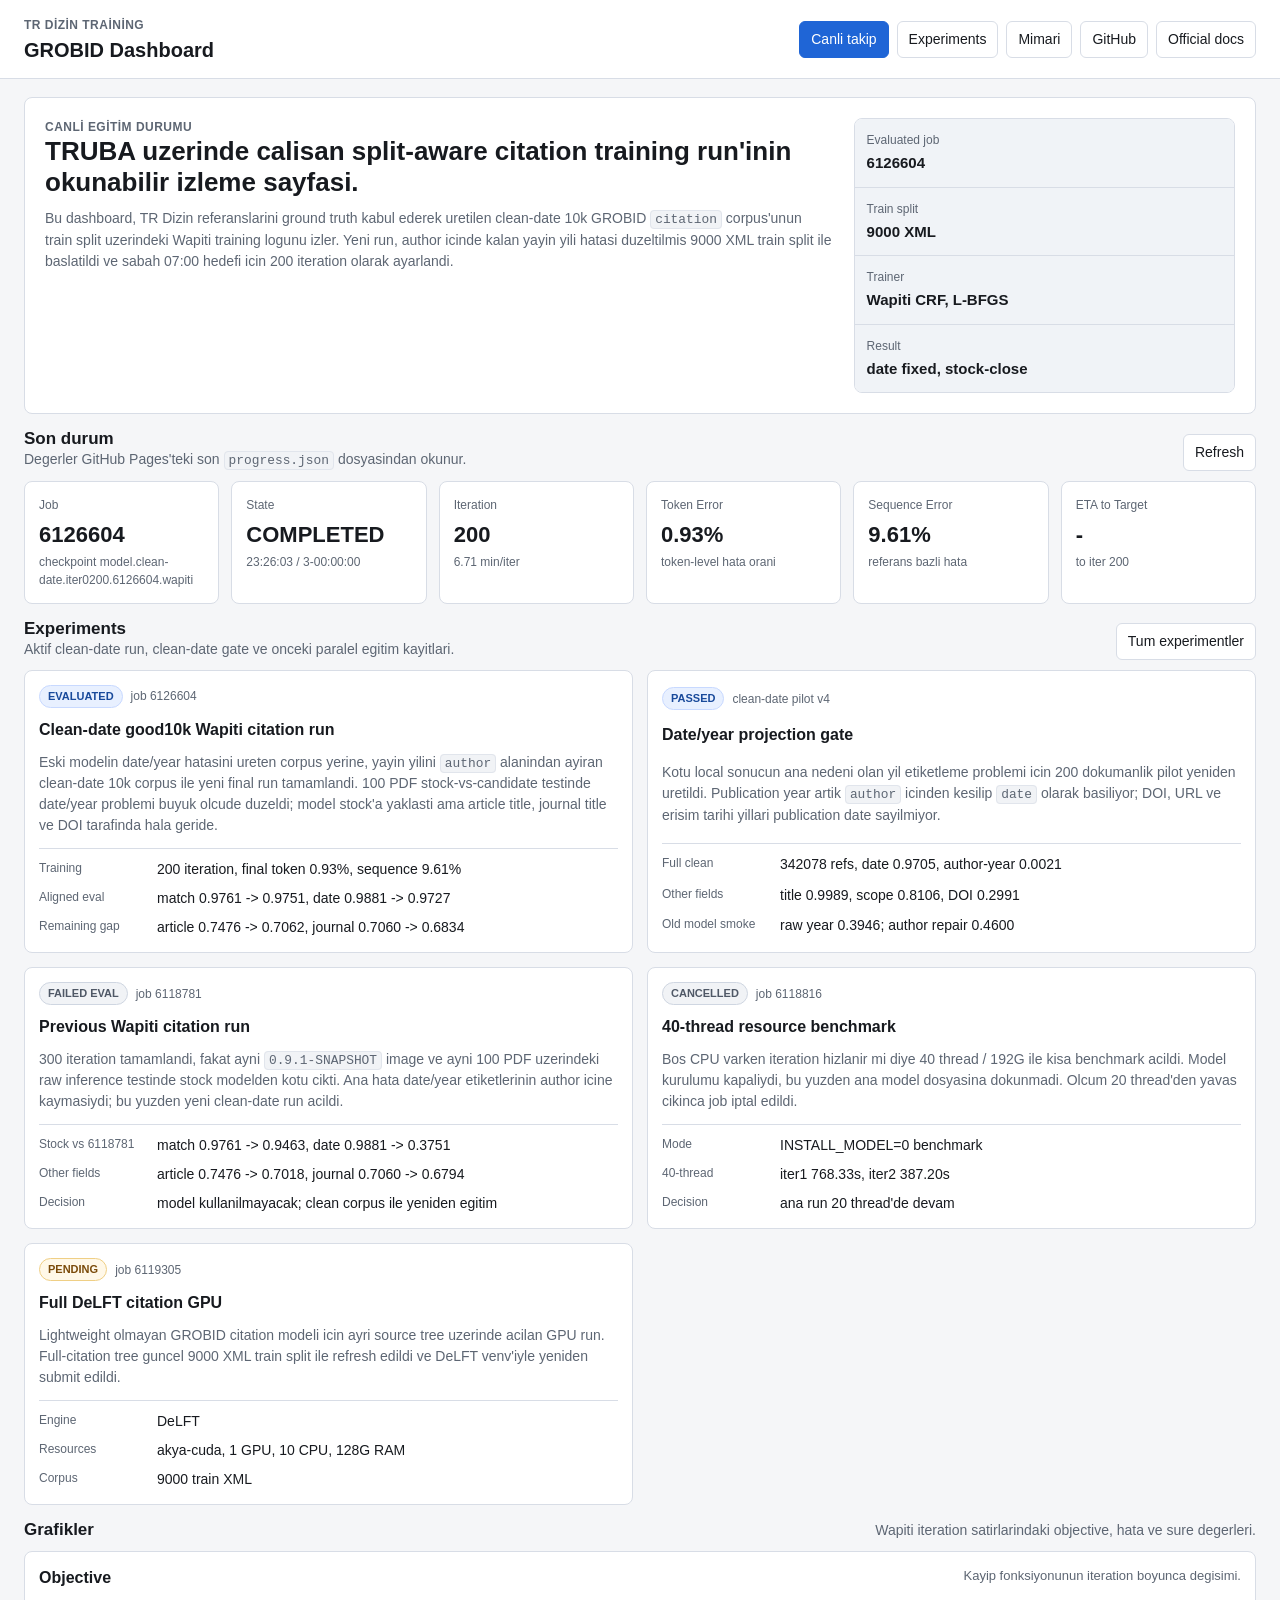
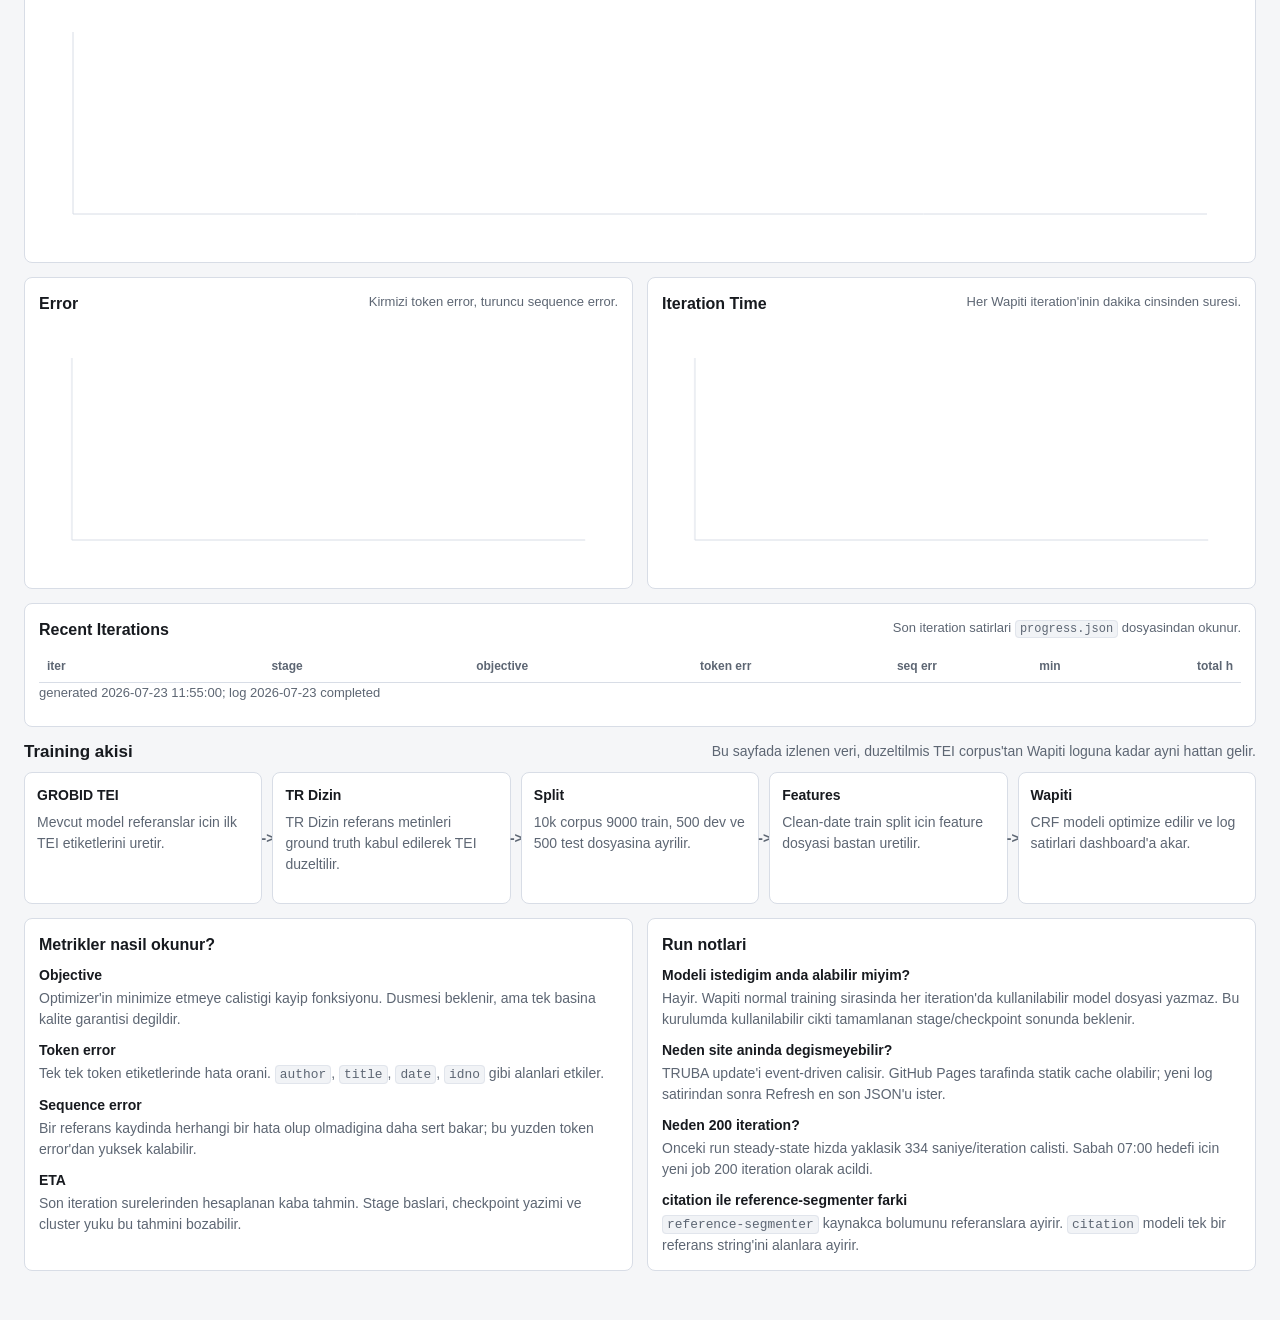
<file: index.html>
<!doctype html>
<html lang="tr">
<head>
  <meta charset="utf-8">
  <meta name="viewport" content="width=device-width, initial-scale=1">
  <title>GROBID Citation Training Dashboard</title>
  <link rel="stylesheet" href="styles.css">
</head>
<body>
  <header class="topbar">
    <div class="brand">
      <p class="eyebrow">TR Dizin training</p>
      <h1>GROBID Dashboard</h1>
    </div>
    <nav class="nav">
      <a class="active" href="index.html">Canli takip</a>
      <a href="experiments.html">Experiments</a>
      <a href="architecture.html">Mimari</a>
      <a href="https://github.com/isikgirayedu/grobid-dashboard" rel="noreferrer">GitHub</a>
      <a href="https://grobid.readthedocs.io/en/latest/Principles/" rel="noreferrer">Official docs</a>
    </nav>
  </header>

  <main class="page">
    <section class="hero">
      <div>
        <p class="eyebrow">Canli egitim durumu</p>
        <h2>TRUBA uzerinde calisan split-aware citation training run'inin okunabilir izleme sayfasi.</h2>
        <p>
          Bu dashboard, TR Dizin referanslarini ground truth kabul ederek uretilen clean-date
          10k GROBID <code>citation</code> corpus'unun train split uzerindeki Wapiti training
          logunu izler. Yeni run, author icinde kalan yayin yili hatasi duzeltilmis 9000 XML
          train split ile baslatildi ve sabah 07:00 hedefi icin 200 iteration olarak ayarlandi.
        </p>
      </div>
      <div class="hero-meta" aria-label="Run summary">
        <div><span>Evaluated job</span><strong>6126604</strong></div>
        <div><span>Train split</span><strong>9000 XML</strong></div>
        <div><span>Trainer</span><strong>Wapiti CRF, L-BFGS</strong></div>
        <div><span>Result</span><strong>date fixed, stock-close</strong></div>
      </div>
    </section>

    <section class="section">
      <div class="section-header">
        <div>
          <h2>Son durum</h2>
          <p>Degerler GitHub Pages'teki son <code>progress.json</code> dosyasindan okunur.</p>
        </div>
        <button id="refresh" class="section-button" type="button">Refresh</button>
      </div>
      <div class="metrics" aria-label="Training metrics">
        <div class="metric"><div class="label">Job</div><div id="job" class="value">-</div><div id="jobHint" class="hint"></div></div>
        <div class="metric"><div class="label">State</div><div id="state" class="value">-</div><div id="elapsed" class="hint"></div></div>
        <div class="metric"><div class="label">Iteration</div><div id="iter" class="value">-</div><div id="iterHint" class="hint"></div></div>
        <div class="metric"><div class="label">Token Error</div><div id="tokenErr" class="value">-</div><div class="hint">token-level hata orani</div></div>
        <div class="metric"><div class="label">Sequence Error</div><div id="seqErr" class="value">-</div><div class="hint">referans bazli hata</div></div>
        <div class="metric"><div class="label">ETA to Target</div><div id="eta" class="value">-</div><div id="etaHint" class="hint"></div></div>
      </div>
    </section>

    <section class="section">
      <div class="section-header">
        <div>
          <h2>Experiments</h2>
          <p>Aktif clean-date run, clean-date gate ve onceki paralel egitim kayitlari.</p>
        </div>
        <a class="section-button" href="experiments.html">Tum experimentler</a>
      </div>
      <div class="experiment-grid">
        <article class="surface experiment-card">
          <div class="experiment-topline">
            <span class="status-pill status-ready">EVALUATED</span>
            <span>job 6126604</span>
          </div>
          <h3>Clean-date good10k Wapiti citation run</h3>
          <p>
            Eski modelin date/year hatasini ureten corpus yerine, yayin yilini <code>author</code>
            alanindan ayiran clean-date 10k corpus ile yeni final run tamamlandi. 100 PDF
            stock-vs-candidate testinde date/year problemi buyuk olcude duzeldi; model stock'a
            yaklasti ama article title, journal title ve DOI tarafinda hala geride.
          </p>
          <dl class="mini-facts">
            <div><dt>Training</dt><dd>200 iteration, final token 0.93%, sequence 9.61%</dd></div>
            <div><dt>Aligned eval</dt><dd>match 0.9761 -> 0.9751, date 0.9881 -> 0.9727</dd></div>
            <div><dt>Remaining gap</dt><dd>article 0.7476 -> 0.7062, journal 0.7060 -> 0.6834</dd></div>
          </dl>
        </article>
        <article class="surface experiment-card">
          <div class="experiment-topline">
            <span class="status-pill status-ready">PASSED</span>
            <span>clean-date pilot v4</span>
          </div>
          <h3>Date/year projection gate</h3>
          <p>
            Kotu local sonucun ana nedeni olan yil etiketleme problemi icin 200 dokumanlik pilot
            yeniden uretildi. Publication year artik <code>author</code> icinden kesilip
            <code>date</code> olarak basiliyor; DOI, URL ve erisim tarihi yillari publication date
            sayilmiyor.
          </p>
          <dl class="mini-facts">
            <div><dt>Full clean</dt><dd>342078 refs, date 0.9705, author-year 0.0021</dd></div>
            <div><dt>Other fields</dt><dd>title 0.9989, scope 0.8106, DOI 0.2991</dd></div>
            <div><dt>Old model smoke</dt><dd>raw year 0.3946; author repair 0.4600</dd></div>
          </dl>
        </article>
        <article class="surface experiment-card">
          <div class="experiment-topline">
            <span class="status-pill status-cancelled">FAILED EVAL</span>
            <span>job 6118781</span>
          </div>
          <h3>Previous Wapiti citation run</h3>
          <p>
            300 iteration tamamlandi, fakat ayni <code>0.9.1-SNAPSHOT</code> image ve ayni 100 PDF
            uzerindeki raw inference testinde stock modelden kotu cikti. Ana hata date/year
            etiketlerinin author icine kaymasiydi; bu yuzden yeni clean-date run acildi.
          </p>
          <dl class="mini-facts">
            <div><dt>Stock vs 6118781</dt><dd>match 0.9761 -> 0.9463, date 0.9881 -> 0.3751</dd></div>
            <div><dt>Other fields</dt><dd>article 0.7476 -> 0.7018, journal 0.7060 -> 0.6794</dd></div>
            <div><dt>Decision</dt><dd>model kullanilmayacak; clean corpus ile yeniden egitim</dd></div>
          </dl>
        </article>
        <article class="surface experiment-card">
          <div class="experiment-topline">
            <span class="status-pill status-cancelled">CANCELLED</span>
            <span>job 6118816</span>
          </div>
          <h3>40-thread resource benchmark</h3>
          <p>
            Bos CPU varken iteration hizlanir mi diye 40 thread / 192G ile kisa benchmark acildi.
            Model kurulumu kapaliydi, bu yuzden ana model dosyasina dokunmadi. Olcum 20 thread'den
            yavas cikinca job iptal edildi.
          </p>
          <dl class="mini-facts">
            <div><dt>Mode</dt><dd>INSTALL_MODEL=0 benchmark</dd></div>
            <div><dt>40-thread</dt><dd>iter1 768.33s, iter2 387.20s</dd></div>
            <div><dt>Decision</dt><dd>ana run 20 thread'de devam</dd></div>
          </dl>
        </article>
        <article class="surface experiment-card">
          <div class="experiment-topline">
            <span class="status-pill status-pending">PENDING</span>
            <span>job 6119305</span>
          </div>
          <h3>Full DeLFT citation GPU</h3>
          <p>
            Lightweight olmayan GROBID citation modeli icin ayri source tree uzerinde acilan GPU run.
            Full-citation tree guncel 9000 XML train split ile refresh edildi ve DeLFT venv'iyle
            yeniden submit edildi.
          </p>
          <dl class="mini-facts">
            <div><dt>Engine</dt><dd>DeLFT</dd></div>
            <div><dt>Resources</dt><dd>akya-cuda, 1 GPU, 10 CPU, 128G RAM</dd></div>
            <div><dt>Corpus</dt><dd>9000 train XML</dd></div>
          </dl>
        </article>
      </div>
    </section>

    <section class="section">
      <div class="section-header">
        <h2>Grafikler</h2>
        <p>Wapiti iteration satirlarindaki objective, hata ve sure degerleri.</p>
      </div>
      <div class="chart-grid">
        <div class="surface">
          <div class="surface-heading">
            <h3>Objective</h3>
            <p>Kayip fonksiyonunun iteration boyunca degisimi.</p>
          </div>
          <canvas id="objective"></canvas>
        </div>
        <div class="chart-row">
          <div class="surface">
            <div class="surface-heading">
              <h3>Error</h3>
              <p>Kirmizi token error, turuncu sequence error.</p>
            </div>
            <canvas id="errors"></canvas>
          </div>
          <div class="surface">
            <div class="surface-heading">
              <h3>Iteration Time</h3>
              <p>Her Wapiti iteration'inin dakika cinsinden suresi.</p>
            </div>
            <canvas id="times"></canvas>
          </div>
        </div>
      </div>
    </section>

    <section class="section">
      <div class="surface">
        <div class="surface-heading">
          <h3>Recent Iterations</h3>
          <p>Son iteration satirlari <code>progress.json</code> dosyasindan okunur.</p>
        </div>
        <div class="table-wrap">
          <table>
            <thead><tr><th>iter</th><th>stage</th><th>objective</th><th>token err</th><th>seq err</th><th>min</th><th>total h</th></tr></thead>
            <tbody id="rows"></tbody>
          </table>
        </div>
        <p id="statusline" class="statusline"></p>
        <div id="error" class="error" style="display:none"></div>
      </div>
    </section>

    <section class="section">
      <div class="section-header">
        <h2>Training akisi</h2>
        <p>Bu sayfada izlenen veri, duzeltilmis TEI corpus'tan Wapiti loguna kadar ayni hattan gelir.</p>
      </div>
      <div class="pipeline">
        <div class="pipeline-step"><strong>GROBID TEI</strong><span>Mevcut model referanslar icin ilk TEI etiketlerini uretir.</span></div>
        <div class="pipeline-step"><strong>TR Dizin</strong><span>TR Dizin referans metinleri ground truth kabul edilerek TEI duzeltilir.</span></div>
        <div class="pipeline-step"><strong>Split</strong><span>10k corpus 9000 train, 500 dev ve 500 test dosyasina ayrilir.</span></div>
        <div class="pipeline-step"><strong>Features</strong><span>Clean-date train split icin feature dosyasi bastan uretilir.</span></div>
        <div class="pipeline-step"><strong>Wapiti</strong><span>CRF modeli optimize edilir ve log satirlari dashboard'a akar.</span></div>
      </div>
    </section>

    <section class="section">
      <div class="grid-2">
        <article class="surface">
          <div class="surface-heading">
            <h3>Metrikler nasil okunur?</h3>
          </div>
          <dl class="definitions">
            <dt>Objective</dt>
            <dd>Optimizer'in minimize etmeye calistigi kayip fonksiyonu. Dusmesi beklenir, ama tek basina kalite garantisi degildir.</dd>
            <dt>Token error</dt>
            <dd>Tek tek token etiketlerinde hata orani. <code>author</code>, <code>title</code>, <code>date</code>, <code>idno</code> gibi alanlari etkiler.</dd>
            <dt>Sequence error</dt>
            <dd>Bir referans kaydinda herhangi bir hata olup olmadigina daha sert bakar; bu yuzden token error'dan yuksek kalabilir.</dd>
            <dt>ETA</dt>
            <dd>Son iteration surelerinden hesaplanan kaba tahmin. Stage baslari, checkpoint yazimi ve cluster yuku bu tahmini bozabilir.</dd>
          </dl>
        </article>
        <article class="surface">
          <div class="surface-heading">
            <h3>Run notlari</h3>
          </div>
          <dl class="definitions">
            <dt>Modeli istedigim anda alabilir miyim?</dt>
            <dd>Hayir. Wapiti normal training sirasinda her iteration'da kullanilabilir model dosyasi yazmaz. Bu kurulumda kullanilabilir cikti tamamlanan stage/checkpoint sonunda beklenir.</dd>
            <dt>Neden site aninda degismeyebilir?</dt>
            <dd>TRUBA update'i event-driven calisir. GitHub Pages tarafinda statik cache olabilir; yeni log satirindan sonra Refresh en son JSON'u ister.</dd>
            <dt>Neden 200 iteration?</dt>
            <dd>Onceki run steady-state hizda yaklasik 334 saniye/iteration calisti. Sabah 07:00 hedefi icin yeni job 200 iteration olarak acildi.</dd>
            <dt>citation ile reference-segmenter farki</dt>
            <dd><code>reference-segmenter</code> kaynakca bolumunu referanslara ayirir. <code>citation</code> modeli tek bir referans string'ini alanlara ayirir.</dd>
          </dl>
        </article>
      </div>
    </section>
  </main>

  <script>
    const $ = (id) => document.getElementById(id);
    let lastData = null;

    function fmt(value, digits = 2) {
      if (value === null || value === undefined || Number.isNaN(value)) return "-";
      return Number(value).toFixed(digits);
    }
    function fmtEta(hours) {
      if (hours === null || hours === undefined) return "-";
      if (hours < 1) return `${Math.round(hours * 60)}m`;
      const h = Math.floor(hours);
      const m = Math.round((hours - h) * 60);
      return `${h}h ${m}m`;
    }
    function scale(values, height, pad) {
      const min = Math.min(...values);
      const max = Math.max(...values);
      const span = max - min || 1;
      return (value) => height - pad - ((value - min) / span) * (height - pad * 2);
    }
    function drawChart(canvas, series) {
      const rect = canvas.getBoundingClientRect();
      const dpr = window.devicePixelRatio || 1;
      canvas.width = Math.max(600, Math.floor(rect.width * dpr));
      canvas.height = Math.floor(rect.height * dpr);
      const ctx = canvas.getContext("2d");
      ctx.scale(dpr, dpr);
      const width = canvas.width / dpr;
      const height = canvas.height / dpr;
      const pad = 34;
      ctx.clearRect(0, 0, width, height);
      ctx.strokeStyle = "#d8dde6";
      ctx.lineWidth = 1;
      ctx.beginPath();
      ctx.moveTo(pad, pad);
      ctx.lineTo(pad, height - pad);
      ctx.lineTo(width - pad, height - pad);
      ctx.stroke();
      const allY = series.flatMap(s => s.y).filter(Number.isFinite);
      if (!allY.length) return;
      const xValues = series[0].x;
      const minX = Math.min(...xValues);
      const maxX = Math.max(...xValues);
      const spanX = maxX - minX || 1;
      const yScale = scale(allY, height, pad);
      const xScale = (x) => pad + ((x - minX) / spanX) * (width - pad * 2);
      ctx.fillStyle = "#5d6673";
      ctx.font = "12px -apple-system, BlinkMacSystemFont, Segoe UI, sans-serif";
      ctx.fillText(`${Math.round(Math.max(...allY) * 100) / 100}`, 4, pad + 4);
      ctx.fillText(`${Math.round(Math.min(...allY) * 100) / 100}`, 4, height - pad);
      ctx.fillText(`${minX}`, pad, height - 8);
      ctx.fillText(`${maxX}`, width - pad - 28, height - 8);
      for (const s of series) {
        ctx.strokeStyle = s.color;
        ctx.lineWidth = 2;
        ctx.beginPath();
        s.x.forEach((x, i) => {
          const px = xScale(x);
          const py = yScale(s.y[i]);
          if (i === 0) ctx.moveTo(px, py);
          else ctx.lineTo(px, py);
        });
        ctx.stroke();
      }
    }
    function render(data) {
      lastData = data;
      const summary = data.summary || {};
      const status = data.status || {};
      const rows = data.rows || [];
      $("job").textContent = data.job_id || "-";
      $("jobHint").textContent = data.checkpoints?.latest ? `checkpoint ${data.checkpoints.latest}` : "";
      $("state").textContent = status.state || (rows.length ? "LOG ONLY" : "-");
      $("elapsed").textContent = status.elapsed ? `${status.elapsed} / ${status.time_limit || ""}` : "";
      $("iter").textContent = summary.last_iteration ?? "-";
      $("iterHint").textContent = summary.avg_last_iterations_min ? `${fmt(summary.avg_last_iterations_min)} min/iter` : "";
      $("tokenErr").textContent = summary.token_error_pct == null ? "-" : `${fmt(summary.token_error_pct)}%`;
      $("seqErr").textContent = summary.sequence_error_pct == null ? "-" : `${fmt(summary.sequence_error_pct)}%`;
      $("eta").textContent = fmtEta(summary.eta_to_target_hours);
      $("etaHint").textContent = summary.target_iteration ? `to iter ${summary.target_iteration}` : "";
      $("statusline").textContent = `generated ${data.generated_at}; log ${data.log_file?.mtime_text || "missing"}`;
      const errors = [data.status_error].filter(Boolean);
      $("error").textContent = errors.join(" | ");
      $("error").style.display = errors.length ? "block" : "none";
      $("rows").innerHTML = rows.slice(-12).reverse().map(r => (
        `<tr><td>${r.iteration}</td><td>${r.stage}</td><td>${fmt(r.objective, 2)}</td><td>${fmt(r.token_error_pct, 2)}%</td><td>${fmt(r.sequence_error_pct, 2)}%</td><td>${fmt(r.iteration_seconds / 60, 2)}</td><td>${fmt(r.total_hours, 2)}</td></tr>`
      )).join("");
      const x = rows.map(r => r.iteration);
      drawChart($("objective"), [{ x, y: rows.map(r => r.objective), color: "#1f65d6" }]);
      drawChart($("errors"), [
        { x, y: rows.map(r => r.token_error_pct), color: "#c93434" },
        { x, y: rows.map(r => r.sequence_error_pct), color: "#d9741f" },
      ]);
      drawChart($("times"), [{ x, y: rows.map(r => r.iteration_seconds / 60), color: "#25835a" }]);
    }
    async function load() {
      const response = await fetch(`progress.json?ts=${Date.now()}`, { cache: "no-store" });
      render(await response.json());
    }
    $("refresh").addEventListener("click", load);
    window.addEventListener("resize", () => { if (lastData) render(lastData); });
    load().catch(error => {
      $("error").textContent = error.message;
      $("error").style.display = "block";
    });
  </script>
</body>
</html>
</file>
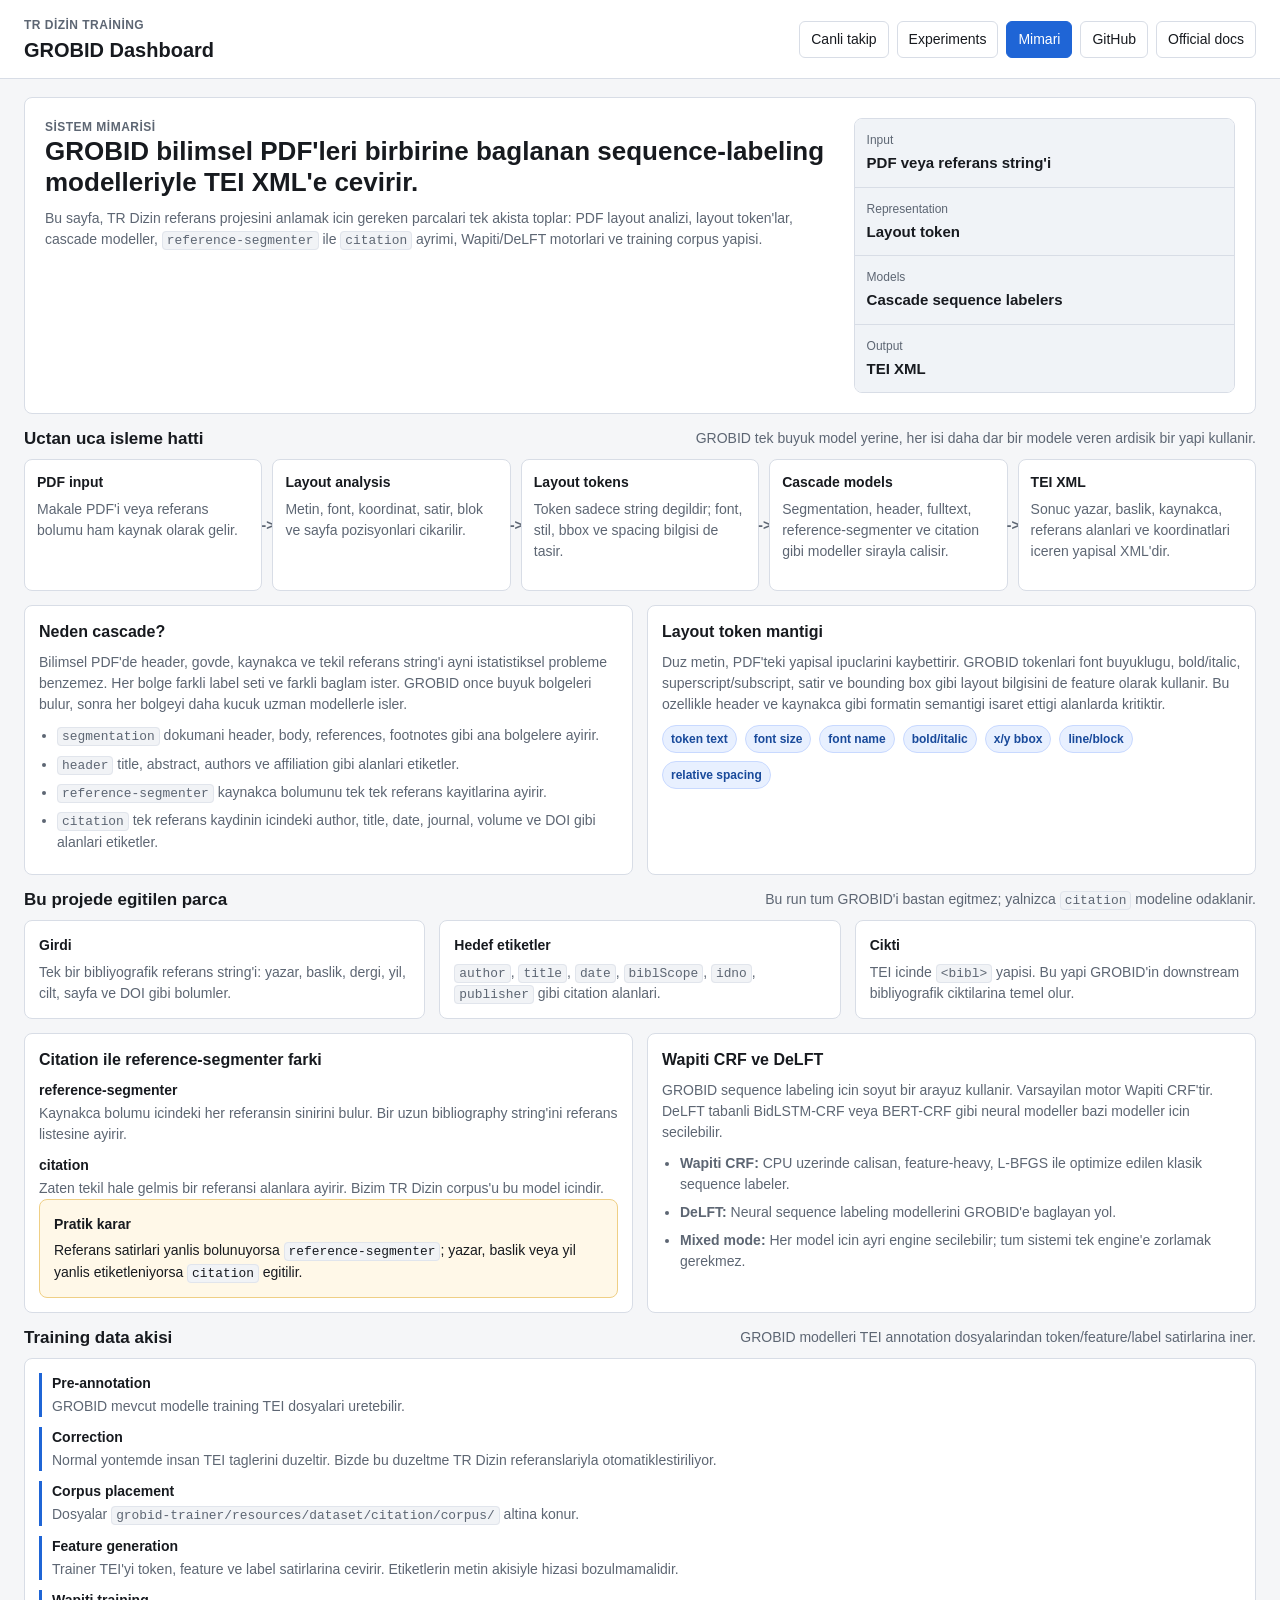
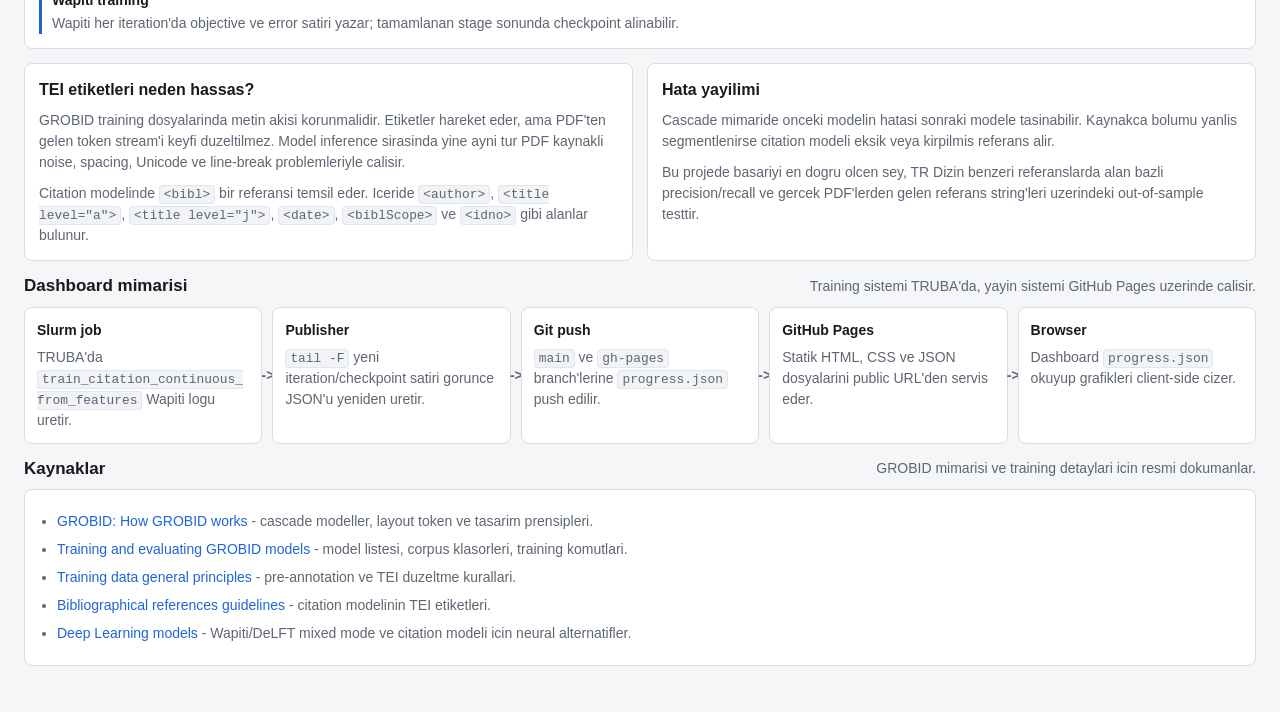
<file: architecture.html>
<!doctype html>
<html lang="tr">
<head>
  <meta charset="utf-8">
  <meta name="viewport" content="width=device-width, initial-scale=1">
  <title>GROBID Mimarisi</title>
  <link rel="stylesheet" href="styles.css">
</head>
<body>
  <header class="topbar">
    <div class="brand">
      <p class="eyebrow">TR Dizin training</p>
      <h1>GROBID Dashboard</h1>
    </div>
    <nav class="nav">
      <a href="index.html">Canli takip</a>
      <a href="experiments.html">Experiments</a>
      <a class="active" href="architecture.html">Mimari</a>
      <a href="https://github.com/isikgirayedu/grobid-dashboard" rel="noreferrer">GitHub</a>
      <a href="https://grobid.readthedocs.io/en/latest/Principles/" rel="noreferrer">Official docs</a>
    </nav>
  </header>

  <main class="page">
    <section class="hero">
      <div>
        <p class="eyebrow">Sistem mimarisi</p>
        <h2>GROBID bilimsel PDF'leri birbirine baglanan sequence-labeling modelleriyle TEI XML'e cevirir.</h2>
        <p>
          Bu sayfa, TR Dizin referans projesini anlamak icin gereken parcalari tek akista toplar:
          PDF layout analizi, layout token'lar, cascade modeller, <code>reference-segmenter</code> ile
          <code>citation</code> ayrimi, Wapiti/DeLFT motorlari ve training corpus yapisi.
        </p>
      </div>
      <div class="hero-meta" aria-label="Architecture summary">
        <div><span>Input</span><strong>PDF veya referans string'i</strong></div>
        <div><span>Representation</span><strong>Layout token</strong></div>
        <div><span>Models</span><strong>Cascade sequence labelers</strong></div>
        <div><span>Output</span><strong>TEI XML</strong></div>
      </div>
    </section>

    <section class="section">
      <div class="section-header">
        <h2>Uctan uca isleme hatti</h2>
        <p>GROBID tek buyuk model yerine, her isi daha dar bir modele veren ardisik bir yapi kullanir.</p>
      </div>
      <div class="pipeline">
        <div class="pipeline-step"><strong>PDF input</strong><span>Makale PDF'i veya referans bolumu ham kaynak olarak gelir.</span></div>
        <div class="pipeline-step"><strong>Layout analysis</strong><span>Metin, font, koordinat, satir, blok ve sayfa pozisyonlari cikarilir.</span></div>
        <div class="pipeline-step"><strong>Layout tokens</strong><span>Token sadece string degildir; font, stil, bbox ve spacing bilgisi de tasir.</span></div>
        <div class="pipeline-step"><strong>Cascade models</strong><span>Segmentation, header, fulltext, reference-segmenter ve citation gibi modeller sirayla calisir.</span></div>
        <div class="pipeline-step"><strong>TEI XML</strong><span>Sonuc yazar, baslik, kaynakca, referans alanlari ve koordinatlari iceren yapisal XML'dir.</span></div>
      </div>
    </section>

    <section class="section">
      <div class="grid-2">
        <article class="surface">
          <div class="surface-heading">
            <h3>Neden cascade?</h3>
          </div>
          <p>
            Bilimsel PDF'de header, govde, kaynakca ve tekil referans string'i ayni istatistiksel
            probleme benzemez. Her bolge farkli label seti ve farkli baglam ister. GROBID once
            buyuk bolgeleri bulur, sonra her bolgeyi daha kucuk uzman modellerle isler.
          </p>
          <ul class="compact-list">
            <li><code>segmentation</code> dokumani header, body, references, footnotes gibi ana bolgelere ayirir.</li>
            <li><code>header</code> title, abstract, authors ve affiliation gibi alanlari etiketler.</li>
            <li><code>reference-segmenter</code> kaynakca bolumunu tek tek referans kayitlarina ayirir.</li>
            <li><code>citation</code> tek referans kaydinin icindeki author, title, date, journal, volume ve DOI gibi alanlari etiketler.</li>
          </ul>
        </article>
        <article class="surface">
          <div class="surface-heading">
            <h3>Layout token mantigi</h3>
          </div>
          <p>
            Duz metin, PDF'teki yapisal ipuclarini kaybettirir. GROBID tokenlari font buyuklugu,
            bold/italic, superscript/subscript, satir ve bounding box gibi layout bilgisini de feature
            olarak kullanir. Bu ozellikle header ve kaynakca gibi formatin semantigi isaret ettigi
            alanlarda kritiktir.
          </p>
          <div class="tag-row">
            <span class="tag">token text</span>
            <span class="tag">font size</span>
            <span class="tag">font name</span>
            <span class="tag">bold/italic</span>
            <span class="tag">x/y bbox</span>
            <span class="tag">line/block</span>
            <span class="tag">relative spacing</span>
          </div>
        </article>
      </div>
    </section>

    <section class="section">
      <div class="section-header">
        <h2>Bu projede egitilen parca</h2>
        <p>Bu run tum GROBID'i bastan egitmez; yalnizca <code>citation</code> modeline odaklanir.</p>
      </div>
      <div class="grid-3">
        <div class="surface">
          <h3>Girdi</h3>
          <p>Tek bir bibliyografik referans string'i: yazar, baslik, dergi, yil, cilt, sayfa ve DOI gibi bolumler.</p>
        </div>
        <div class="surface">
          <h3>Hedef etiketler</h3>
          <p><code>author</code>, <code>title</code>, <code>date</code>, <code>biblScope</code>, <code>idno</code>, <code>publisher</code> gibi citation alanlari.</p>
        </div>
        <div class="surface">
          <h3>Cikti</h3>
          <p>TEI icinde <code>&lt;bibl&gt;</code> yapisi. Bu yapi GROBID'in downstream bibliyografik ciktilarina temel olur.</p>
        </div>
      </div>
    </section>

    <section class="section">
      <div class="grid-2">
        <article class="surface">
          <div class="surface-heading">
            <h3>Citation ile reference-segmenter farki</h3>
          </div>
          <dl class="definitions">
            <dt>reference-segmenter</dt>
            <dd>Kaynakca bolumu icindeki her referansin sinirini bulur. Bir uzun bibliography string'ini referans listesine ayirir.</dd>
            <dt>citation</dt>
            <dd>Zaten tekil hale gelmis bir referansi alanlara ayirir. Bizim TR Dizin corpus'u bu model icindir.</dd>
          </dl>
          <div class="callout">
            <strong>Pratik karar</strong>
            <span>Referans satirlari yanlis bolunuyorsa <code>reference-segmenter</code>; yazar, baslik veya yil yanlis etiketleniyorsa <code>citation</code> egitilir.</span>
          </div>
        </article>
        <article class="surface">
          <div class="surface-heading">
            <h3>Wapiti CRF ve DeLFT</h3>
          </div>
          <p>
            GROBID sequence labeling icin soyut bir arayuz kullanir. Varsayilan motor Wapiti CRF'tir.
            DeLFT tabanli BidLSTM-CRF veya BERT-CRF gibi neural modeller bazi modeller icin secilebilir.
          </p>
          <ul class="compact-list">
            <li><strong>Wapiti CRF:</strong> CPU uzerinde calisan, feature-heavy, L-BFGS ile optimize edilen klasik sequence labeler.</li>
            <li><strong>DeLFT:</strong> Neural sequence labeling modellerini GROBID'e baglayan yol.</li>
            <li><strong>Mixed mode:</strong> Her model icin ayri engine secilebilir; tum sistemi tek engine'e zorlamak gerekmez.</li>
          </ul>
        </article>
      </div>
    </section>

    <section class="section">
      <div class="section-header">
        <h2>Training data akisi</h2>
        <p>GROBID modelleri TEI annotation dosyalarindan token/feature/label satirlarina iner.</p>
      </div>
      <div class="surface">
        <ol class="steps">
          <li><strong>Pre-annotation</strong><span>GROBID mevcut modelle training TEI dosyalari uretebilir.</span></li>
          <li><strong>Correction</strong><span>Normal yontemde insan TEI taglerini duzeltir. Bizde bu duzeltme TR Dizin referanslariyla otomatiklestiriliyor.</span></li>
          <li><strong>Corpus placement</strong><span>Dosyalar <code>grobid-trainer/resources/dataset/citation/corpus/</code> altina konur.</span></li>
          <li><strong>Feature generation</strong><span>Trainer TEI'yi token, feature ve label satirlarina cevirir. Etiketlerin metin akisiyle hizasi bozulmamalidir.</span></li>
          <li><strong>Wapiti training</strong><span>Wapiti her iteration'da objective ve error satiri yazar; tamamlanan stage sonunda checkpoint alinabilir.</span></li>
        </ol>
      </div>
    </section>

    <section class="section">
      <div class="grid-2">
        <article class="surface">
          <div class="surface-heading">
            <h3>TEI etiketleri neden hassas?</h3>
          </div>
          <p>
            GROBID training dosyalarinda metin akisi korunmalidir. Etiketler hareket eder, ama PDF'ten
            gelen token stream'i keyfi duzeltilmez. Model inference sirasinda yine ayni tur PDF kaynakli
            noise, spacing, Unicode ve line-break problemleriyle calisir.
          </p>
          <p>
            Citation modelinde <code>&lt;bibl&gt;</code> bir referansi temsil eder. Iceride
            <code>&lt;author&gt;</code>, <code>&lt;title level="a"&gt;</code>,
            <code>&lt;title level="j"&gt;</code>, <code>&lt;date&gt;</code>,
            <code>&lt;biblScope&gt;</code> ve <code>&lt;idno&gt;</code> gibi alanlar bulunur.
          </p>
        </article>
        <article class="surface">
          <div class="surface-heading">
            <h3>Hata yayilimi</h3>
          </div>
          <p>
            Cascade mimaride onceki modelin hatasi sonraki modele tasinabilir. Kaynakca bolumu yanlis
            segmentlenirse citation modeli eksik veya kirpilmis referans alir.
          </p>
          <p>
            Bu projede basariyi en dogru olcen sey, TR Dizin benzeri referanslarda alan bazli
            precision/recall ve gercek PDF'lerden gelen referans string'leri uzerindeki out-of-sample testtir.
          </p>
        </article>
      </div>
    </section>

    <section class="section">
      <div class="section-header">
        <h2>Dashboard mimarisi</h2>
        <p>Training sistemi TRUBA'da, yayin sistemi GitHub Pages uzerinde calisir.</p>
      </div>
      <div class="pipeline">
        <div class="pipeline-step"><strong>Slurm job</strong><span>TRUBA'da <code>train_citation_continuous_from_features</code> Wapiti logu uretir.</span></div>
        <div class="pipeline-step"><strong>Publisher</strong><span><code>tail -F</code> yeni iteration/checkpoint satiri gorunce JSON'u yeniden uretir.</span></div>
        <div class="pipeline-step"><strong>Git push</strong><span><code>main</code> ve <code>gh-pages</code> branch'lerine <code>progress.json</code> push edilir.</span></div>
        <div class="pipeline-step"><strong>GitHub Pages</strong><span>Statik HTML, CSS ve JSON dosyalarini public URL'den servis eder.</span></div>
        <div class="pipeline-step"><strong>Browser</strong><span>Dashboard <code>progress.json</code> okuyup grafikleri client-side cizer.</span></div>
      </div>
    </section>

    <section class="section">
      <div class="section-header">
        <h2>Kaynaklar</h2>
        <p>GROBID mimarisi ve training detaylari icin resmi dokumanlar.</p>
      </div>
      <div class="surface">
        <ul class="source-list">
          <li><a href="https://grobid.readthedocs.io/en/latest/Principles/" rel="noreferrer">GROBID: How GROBID works</a> - cascade modeller, layout token ve tasarim prensipleri.</li>
          <li><a href="https://grobid.readthedocs.io/en/latest/Training-the-models-of-Grobid/" rel="noreferrer">Training and evaluating GROBID models</a> - model listesi, corpus klasorleri, training komutlari.</li>
          <li><a href="https://grobid.readthedocs.io/en/latest/training/General-principles/" rel="noreferrer">Training data general principles</a> - pre-annotation ve TEI duzeltme kurallari.</li>
          <li><a href="https://grobid.readthedocs.io/en/latest/training/Bibliographical-references/" rel="noreferrer">Bibliographical references guidelines</a> - citation modelinin TEI etiketleri.</li>
          <li><a href="https://grobid.readthedocs.io/en/latest/Deep-Learning-models/" rel="noreferrer">Deep Learning models</a> - Wapiti/DeLFT mixed mode ve citation modeli icin neural alternatifler.</li>
        </ul>
      </div>
    </section>
  </main>
</body>
</html>
</file>
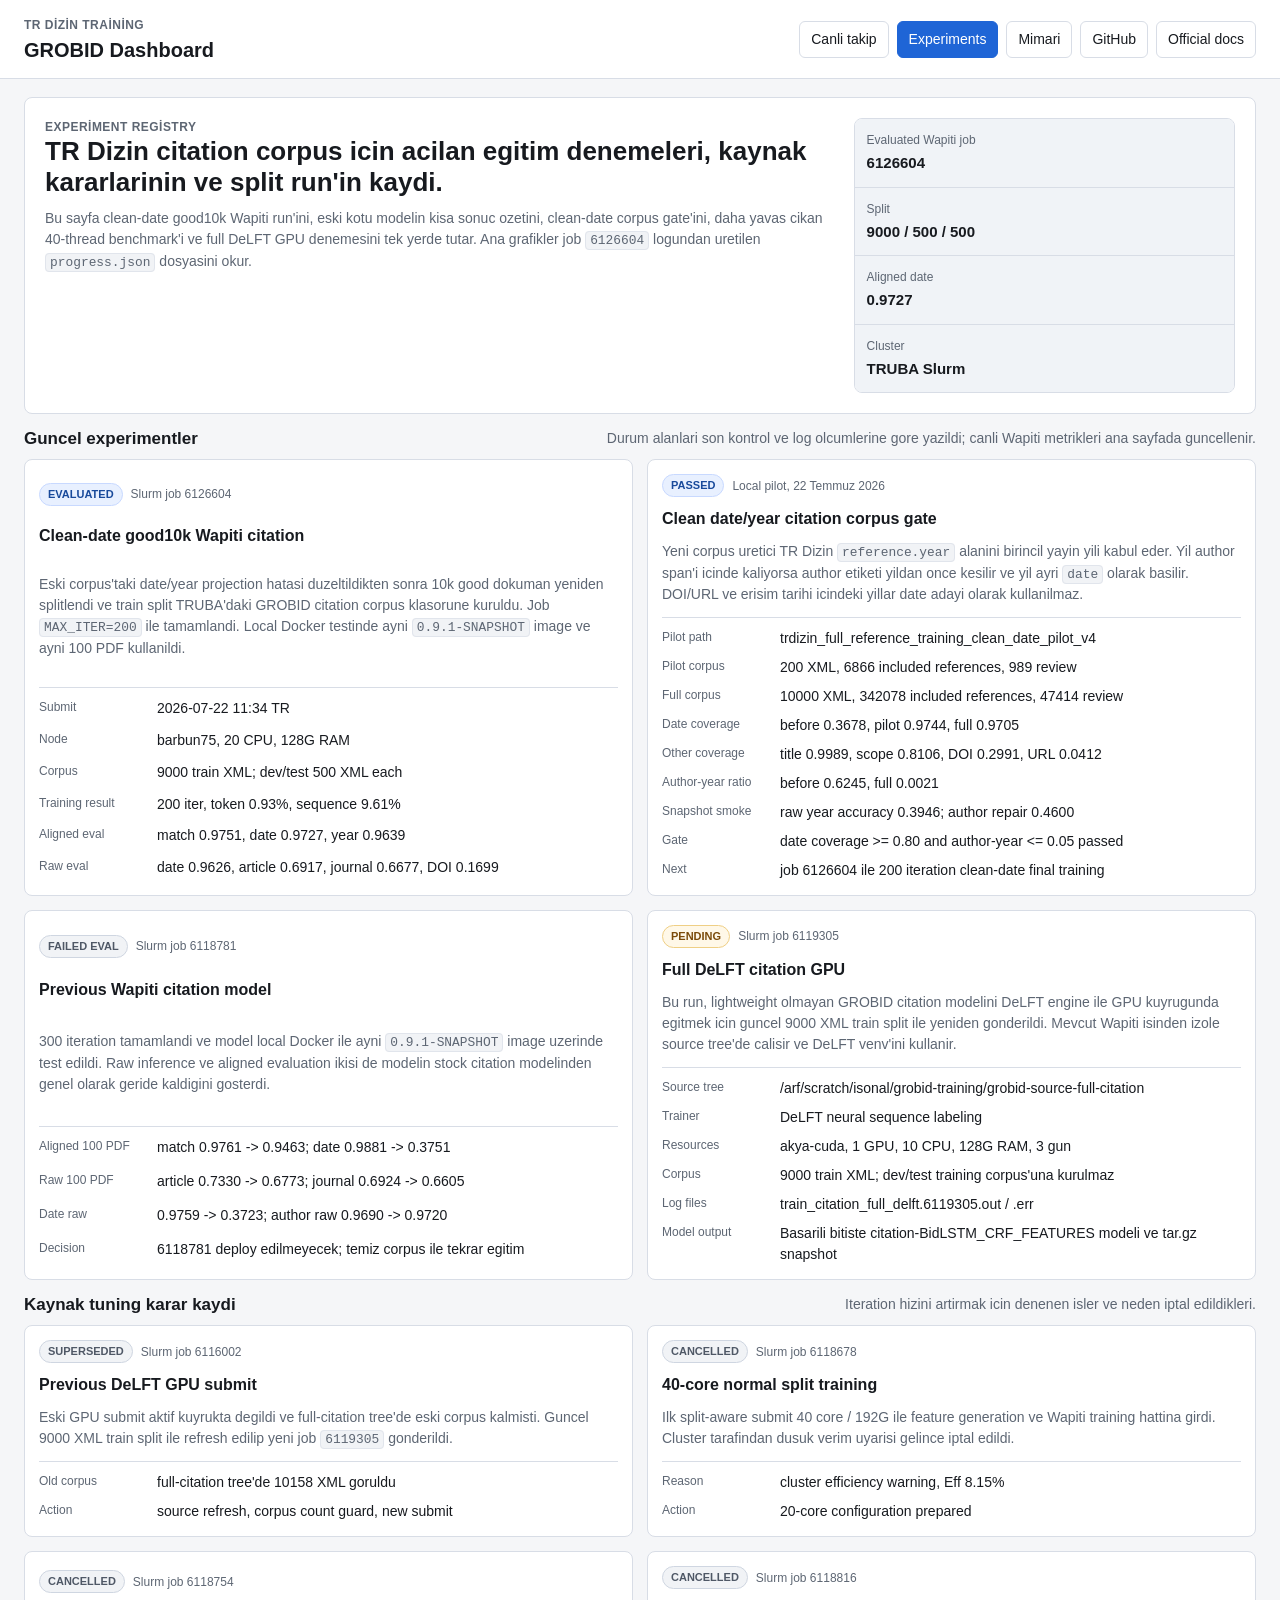
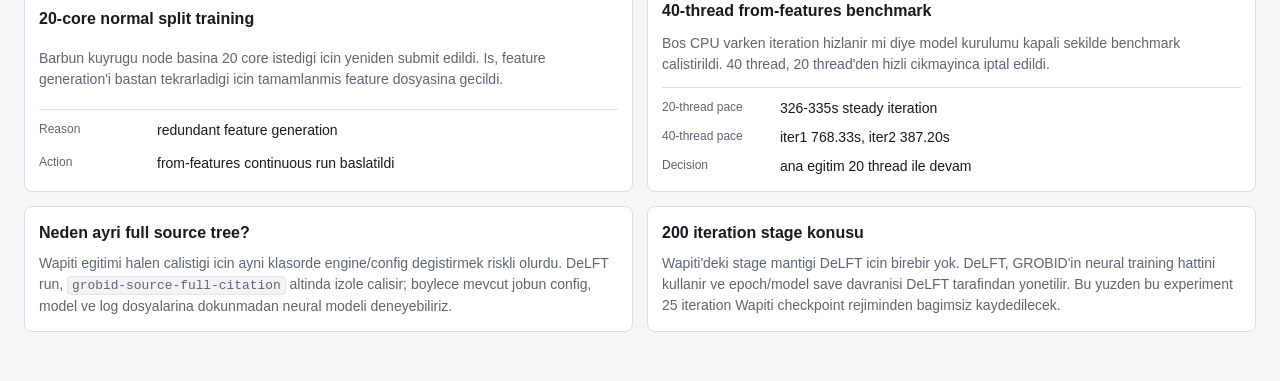
<file: experiments.html>
<!doctype html>
<html lang="tr">
<head>
  <meta charset="utf-8">
  <meta name="viewport" content="width=device-width, initial-scale=1">
  <title>GROBID Experiments</title>
  <link rel="stylesheet" href="styles.css">
</head>
<body>
  <header class="topbar">
    <div class="brand">
      <p class="eyebrow">TR Dizin training</p>
      <h1>GROBID Dashboard</h1>
    </div>
    <nav class="nav">
      <a href="index.html">Canli takip</a>
      <a class="active" href="experiments.html">Experiments</a>
      <a href="architecture.html">Mimari</a>
      <a href="https://github.com/isikgirayedu/grobid-dashboard" rel="noreferrer">GitHub</a>
      <a href="https://grobid.readthedocs.io/en/latest/Principles/" rel="noreferrer">Official docs</a>
    </nav>
  </header>

  <main class="page">
    <section class="hero">
      <div>
        <p class="eyebrow">Experiment registry</p>
        <h2>TR Dizin citation corpus icin acilan egitim denemeleri, kaynak kararlarinin ve split run'in kaydi.</h2>
        <p>
          Bu sayfa clean-date good10k Wapiti run'ini, eski kotu modelin kisa sonuc ozetini,
          clean-date corpus gate'ini, daha yavas cikan 40-thread benchmark'i ve full DeLFT GPU
          denemesini tek yerde tutar. Ana grafikler job <code>6126604</code> logundan uretilen
          <code>progress.json</code> dosyasini okur.
        </p>
      </div>
      <div class="hero-meta" aria-label="Experiment summary">
        <div><span>Evaluated Wapiti job</span><strong>6126604</strong></div>
        <div><span>Split</span><strong>9000 / 500 / 500</strong></div>
        <div><span>Aligned date</span><strong>0.9727</strong></div>
        <div><span>Cluster</span><strong>TRUBA Slurm</strong></div>
      </div>
    </section>

    <section class="section">
      <div class="section-header">
        <h2>Guncel experimentler</h2>
        <p>Durum alanlari son kontrol ve log olcumlerine gore yazildi; canli Wapiti metrikleri ana sayfada guncellenir.</p>
      </div>
      <div class="experiment-grid">
        <article class="surface experiment-card">
          <div class="experiment-topline">
            <span class="status-pill status-ready">EVALUATED</span>
            <span>Slurm job 6126604</span>
          </div>
          <h3>Clean-date good10k Wapiti citation</h3>
          <p>
            Eski corpus'taki date/year projection hatasi duzeltildikten sonra 10k good dokuman
            yeniden splitlendi ve train split TRUBA'daki GROBID citation corpus klasorune kuruldu.
            Job <code>MAX_ITER=200</code> ile tamamlandi. Local Docker testinde ayni
            <code>0.9.1-SNAPSHOT</code> image ve ayni 100 PDF kullanildi.
          </p>
          <dl class="mini-facts">
            <div><dt>Submit</dt><dd>2026-07-22 11:34 TR</dd></div>
            <div><dt>Node</dt><dd>barbun75, 20 CPU, 128G RAM</dd></div>
            <div><dt>Corpus</dt><dd>9000 train XML; dev/test 500 XML each</dd></div>
            <div><dt>Training result</dt><dd>200 iter, token 0.93%, sequence 9.61%</dd></div>
            <div><dt>Aligned eval</dt><dd>match 0.9751, date 0.9727, year 0.9639</dd></div>
            <div><dt>Raw eval</dt><dd>date 0.9626, article 0.6917, journal 0.6677, DOI 0.1699</dd></div>
          </dl>
        </article>

        <article class="surface experiment-card">
          <div class="experiment-topline">
            <span class="status-pill status-ready">PASSED</span>
            <span>Local pilot, 22 Temmuz 2026</span>
          </div>
          <h3>Clean date/year citation corpus gate</h3>
          <p>
            Yeni corpus uretici TR Dizin <code>reference.year</code> alanini birincil yayin yili
            kabul eder. Yil author span'i icinde kaliyorsa author etiketi yildan once kesilir ve
            yil ayri <code>date</code> olarak basilir. DOI/URL ve erisim tarihi icindeki yillar
            date adayi olarak kullanilmaz.
          </p>
          <dl class="mini-facts">
            <div><dt>Pilot path</dt><dd>trdizin_full_reference_training_clean_date_pilot_v4</dd></div>
            <div><dt>Pilot corpus</dt><dd>200 XML, 6866 included references, 989 review</dd></div>
            <div><dt>Full corpus</dt><dd>10000 XML, 342078 included references, 47414 review</dd></div>
            <div><dt>Date coverage</dt><dd>before 0.3678, pilot 0.9744, full 0.9705</dd></div>
            <div><dt>Other coverage</dt><dd>title 0.9989, scope 0.8106, DOI 0.2991, URL 0.0412</dd></div>
            <div><dt>Author-year ratio</dt><dd>before 0.6245, full 0.0021</dd></div>
            <div><dt>Snapshot smoke</dt><dd>raw year accuracy 0.3946; author repair 0.4600</dd></div>
            <div><dt>Gate</dt><dd>date coverage >= 0.80 and author-year <= 0.05 passed</dd></div>
            <div><dt>Next</dt><dd>job 6126604 ile 200 iteration clean-date final training</dd></div>
          </dl>
        </article>

        <article class="surface experiment-card">
          <div class="experiment-topline">
            <span class="status-pill status-cancelled">FAILED EVAL</span>
            <span>Slurm job 6118781</span>
          </div>
          <h3>Previous Wapiti citation model</h3>
          <p>
            300 iteration tamamlandi ve model local Docker ile ayni <code>0.9.1-SNAPSHOT</code>
            image uzerinde test edildi. Raw inference ve aligned evaluation ikisi de modelin stock
            citation modelinden genel olarak geride kaldigini gosterdi.
          </p>
          <dl class="mini-facts">
            <div><dt>Aligned 100 PDF</dt><dd>match 0.9761 -> 0.9463; date 0.9881 -> 0.3751</dd></div>
            <div><dt>Raw 100 PDF</dt><dd>article 0.7330 -> 0.6773; journal 0.6924 -> 0.6605</dd></div>
            <div><dt>Date raw</dt><dd>0.9759 -> 0.3723; author raw 0.9690 -> 0.9720</dd></div>
            <div><dt>Decision</dt><dd>6118781 deploy edilmeyecek; temiz corpus ile tekrar egitim</dd></div>
          </dl>
        </article>

        <article class="surface experiment-card">
          <div class="experiment-topline">
            <span class="status-pill status-pending">PENDING</span>
            <span>Slurm job 6119305</span>
          </div>
          <h3>Full DeLFT citation GPU</h3>
          <p>
            Bu run, lightweight olmayan GROBID citation modelini DeLFT engine ile GPU kuyrugunda
            egitmek icin guncel 9000 XML train split ile yeniden gonderildi. Mevcut Wapiti isinden
            izole source tree'de calisir ve DeLFT venv'ini kullanir.
          </p>
          <dl class="mini-facts">
            <div><dt>Source tree</dt><dd>/arf/scratch/isonal/grobid-training/grobid-source-full-citation</dd></div>
            <div><dt>Trainer</dt><dd>DeLFT neural sequence labeling</dd></div>
            <div><dt>Resources</dt><dd>akya-cuda, 1 GPU, 10 CPU, 128G RAM, 3 gun</dd></div>
            <div><dt>Corpus</dt><dd>9000 train XML; dev/test training corpus'una kurulmaz</dd></div>
            <div><dt>Log files</dt><dd>train_citation_full_delft.6119305.out / .err</dd></div>
            <div><dt>Model output</dt><dd>Basarili bitiste citation-BidLSTM_CRF_FEATURES modeli ve tar.gz snapshot</dd></div>
          </dl>
        </article>
      </div>
    </section>

    <section class="section">
      <div class="section-header">
        <h2>Kaynak tuning karar kaydi</h2>
        <p>Iteration hizini artirmak icin denenen isler ve neden iptal edildikleri.</p>
      </div>
      <div class="experiment-grid">
        <article class="surface experiment-card">
          <div class="experiment-topline">
            <span class="status-pill status-cancelled">SUPERSEDED</span>
            <span>Slurm job 6116002</span>
          </div>
          <h3>Previous DeLFT GPU submit</h3>
          <p>
            Eski GPU submit aktif kuyrukta degildi ve full-citation tree'de eski corpus kalmisti.
            Guncel 9000 XML train split ile refresh edilip yeni job <code>6119305</code> gonderildi.
          </p>
          <dl class="mini-facts">
            <div><dt>Old corpus</dt><dd>full-citation tree'de 10158 XML goruldu</dd></div>
            <div><dt>Action</dt><dd>source refresh, corpus count guard, new submit</dd></div>
          </dl>
        </article>
        <article class="surface experiment-card">
          <div class="experiment-topline">
            <span class="status-pill status-cancelled">CANCELLED</span>
            <span>Slurm job 6118678</span>
          </div>
          <h3>40-core normal split training</h3>
          <p>
            Ilk split-aware submit 40 core / 192G ile feature generation ve Wapiti training hattina
            girdi. Cluster tarafindan dusuk verim uyarisi gelince iptal edildi.
          </p>
          <dl class="mini-facts">
            <div><dt>Reason</dt><dd>cluster efficiency warning, Eff 8.15%</dd></div>
            <div><dt>Action</dt><dd>20-core configuration prepared</dd></div>
          </dl>
        </article>
        <article class="surface experiment-card">
          <div class="experiment-topline">
            <span class="status-pill status-cancelled">CANCELLED</span>
            <span>Slurm job 6118754</span>
          </div>
          <h3>20-core normal split training</h3>
          <p>
            Barbun kuyrugu node basina 20 core istedigi icin yeniden submit edildi. Is, feature
            generation'i bastan tekrarladigi icin tamamlanmis feature dosyasina gecildi.
          </p>
          <dl class="mini-facts">
            <div><dt>Reason</dt><dd>redundant feature generation</dd></div>
            <div><dt>Action</dt><dd>from-features continuous run baslatildi</dd></div>
          </dl>
        </article>
        <article class="surface experiment-card">
          <div class="experiment-topline">
            <span class="status-pill status-cancelled">CANCELLED</span>
            <span>Slurm job 6118816</span>
          </div>
          <h3>40-thread from-features benchmark</h3>
          <p>
            Bos CPU varken iteration hizlanir mi diye model kurulumu kapali sekilde benchmark
            calistirildi. 40 thread, 20 thread'den hizli cikmayinca iptal edildi.
          </p>
          <dl class="mini-facts">
            <div><dt>20-thread pace</dt><dd>326-335s steady iteration</dd></div>
            <div><dt>40-thread pace</dt><dd>iter1 768.33s, iter2 387.20s</dd></div>
            <div><dt>Decision</dt><dd>ana egitim 20 thread ile devam</dd></div>
          </dl>
        </article>
      </div>
    </section>

    <section class="section">
      <div class="grid-2">
        <article class="surface">
          <div class="surface-heading">
            <h3>Neden ayri full source tree?</h3>
          </div>
          <p>
            Wapiti egitimi halen calistigi icin ayni klasorde engine/config degistirmek riskli olurdu.
            DeLFT run, <code>grobid-source-full-citation</code> altinda izole calisir; boylece mevcut
            jobun config, model ve log dosyalarina dokunmadan neural modeli deneyebiliriz.
          </p>
        </article>
        <article class="surface">
          <div class="surface-heading">
            <h3>200 iteration stage konusu</h3>
          </div>
          <p>
            Wapiti'deki stage mantigi DeLFT icin birebir yok. DeLFT, GROBID'in neural training hattini
            kullanir ve epoch/model save davranisi DeLFT tarafindan yonetilir. Bu yuzden bu experiment
            25 iteration Wapiti checkpoint rejiminden bagimsiz kaydedilecek.
          </p>
        </article>
      </div>
    </section>
  </main>
</body>
</html>
</file>
<file: styles.css>
:root {
  --bg: #f5f6f8;
  --surface: #ffffff;
  --surface-alt: #f0f3f7;
  --ink: #171a1f;
  --muted: #5d6673;
  --line: #d8dde6;
  --blue: #1f65d6;
  --blue-soft: #e8f0ff;
  --red: #c93434;
  --orange: #d9741f;
  --green: #25835a;
  --warning-bg: #fff8e8;
  --warning-line: #efcf85;
}

* {
  box-sizing: border-box;
}

html {
  overflow-x: hidden;
}

body {
  margin: 0;
  background: var(--bg);
  color: var(--ink);
  font: 14px/1.5 -apple-system, BlinkMacSystemFont, "Segoe UI", sans-serif;
  overflow-x: hidden;
}

a {
  color: var(--blue);
  text-decoration: none;
}

a:hover {
  text-decoration: underline;
}

code {
  background: #f1f3f6;
  border: 1px solid #e1e5ec;
  border-radius: 4px;
  font-size: 0.92em;
  overflow-wrap: anywhere;
  padding: 1px 4px;
}

.topbar {
  align-items: center;
  background: var(--surface);
  border-bottom: 1px solid var(--line);
  display: flex;
  gap: 18px;
  justify-content: space-between;
  padding: 16px 24px;
  position: sticky;
  top: 0;
  z-index: 2;
}

.brand {
  min-width: 220px;
}

.eyebrow {
  color: var(--muted);
  font-size: 12px;
  font-weight: 650;
  letter-spacing: 0.04em;
  margin: 0 0 4px;
  text-transform: uppercase;
}

.topbar h1 {
  font-size: 20px;
  font-weight: 650;
  letter-spacing: 0;
  line-height: 1.2;
  margin: 0;
}

.nav {
  align-items: center;
  display: flex;
  flex-wrap: wrap;
  gap: 8px;
  justify-content: flex-end;
  max-width: 100%;
  min-width: 0;
}

.nav a {
  align-items: center;
  background: white;
  border: 1px solid var(--line);
  border-radius: 6px;
  color: var(--ink);
  display: inline-flex;
  font: inherit;
  min-height: 36px;
  padding: 7px 11px;
}

.nav a.active {
  background: var(--blue);
  border-color: var(--blue);
  color: white;
}

.page {
  margin: 0 auto;
  max-width: 1480px;
  min-width: 0;
  padding: 18px 24px 36px;
}

.hero {
  background: var(--surface);
  border: 1px solid var(--line);
  border-radius: 8px;
  display: grid;
  gap: 22px;
  grid-template-columns: minmax(0, 1.65fr) minmax(260px, 0.8fr);
  margin-bottom: 14px;
  min-width: 0;
  overflow-wrap: anywhere;
  padding: 20px;
}

.hero h2 {
  font-size: 26px;
  letter-spacing: 0;
  line-height: 1.2;
  margin: 0 0 10px;
  max-width: 980px;
  overflow-wrap: anywhere;
}

.hero p,
.section-header p,
.surface p,
.muted {
  color: var(--muted);
}

.hero p {
  margin: 0;
  max-width: 980px;
}

.hero-meta {
  align-self: stretch;
  border: 1px solid var(--line);
  border-radius: 8px;
  display: grid;
  overflow: hidden;
}

.hero-meta div {
  background: var(--surface-alt);
  border-bottom: 1px solid var(--line);
  min-width: 0;
  padding: 12px;
}

.hero-meta div:last-child {
  border-bottom: 0;
}

.hero-meta span {
  color: var(--muted);
  display: block;
  font-size: 12px;
  margin-bottom: 3px;
}

.hero-meta strong {
  display: block;
  font-size: 15px;
  overflow-wrap: anywhere;
}

.section {
  margin-bottom: 14px;
}

.section-header {
  align-items: flex-end;
  display: flex;
  gap: 14px;
  justify-content: space-between;
  margin: 0 0 10px;
}

.section-header h2 {
  font-size: 17px;
  font-weight: 650;
  letter-spacing: 0;
  line-height: 1.25;
  margin: 0;
}

.section-header p {
  margin: 0;
  max-width: 680px;
}

.section-button {
  align-items: center;
  background: white;
  border: 1px solid var(--line);
  border-radius: 6px;
  color: var(--ink);
  cursor: pointer;
  display: inline-flex;
  font: inherit;
  min-height: 36px;
  padding: 7px 11px;
}

.surface {
  background: var(--surface);
  border: 1px solid var(--line);
  border-radius: 8px;
  min-width: 0;
  overflow-wrap: anywhere;
  padding: 14px;
}

.surface h3 {
  font-size: 14px;
  margin: 0 0 6px;
}

.surface p {
  margin: 0 0 10px;
}

.surface p:last-child {
  margin-bottom: 0;
}

.metrics {
  display: grid;
  gap: 12px;
  grid-template-columns: repeat(6, minmax(0, 1fr));
}

.metric {
  background: var(--surface);
  border: 1px solid var(--line);
  border-radius: 8px;
  min-width: 0;
  overflow-wrap: anywhere;
  padding: 14px;
}

.metric .label {
  color: var(--muted);
  font-size: 12px;
  margin-bottom: 4px;
}

.metric .value {
  font-size: 22px;
  font-weight: 650;
  overflow: hidden;
  text-overflow: ellipsis;
  white-space: nowrap;
}

.metric .hint {
  color: var(--muted);
  font-size: 12px;
  margin-top: 2px;
}

.grid-2,
.grid-3 {
  display: grid;
  gap: 14px;
}

.grid-2 {
  grid-template-columns: repeat(2, minmax(0, 1fr));
}

.grid-3 {
  grid-template-columns: repeat(3, minmax(0, 1fr));
}

.experiment-grid {
  display: grid;
  gap: 14px;
  grid-template-columns: repeat(2, minmax(0, 1fr));
}

.experiment-card {
  display: grid;
  gap: 10px;
}

.experiment-card h3 {
  font-size: 16px;
  margin: 0;
}

.experiment-card p {
  margin: 0;
}

.experiment-topline {
  align-items: center;
  color: var(--muted);
  display: flex;
  flex-wrap: wrap;
  font-size: 12px;
  gap: 8px;
}

.status-pill {
  border: 1px solid var(--line);
  border-radius: 999px;
  display: inline-flex;
  font-size: 11px;
  font-weight: 700;
  line-height: 1;
  padding: 5px 8px;
}

.status-running {
  background: #e8f6ef;
  border-color: #a9dbc1;
  color: #17633e;
}

.status-pending {
  background: #fff8e8;
  border-color: #efcf85;
  color: #7b4b0a;
}

.status-ready {
  background: var(--blue-soft);
  border-color: #c8d9ff;
  color: #194a9b;
}

.status-cancelled {
  background: #f1f3f6;
  border-color: #cfd6e1;
  color: #4f5866;
}

.mini-facts {
  border-top: 1px solid var(--line);
  display: grid;
  gap: 8px;
  margin: 2px 0 0;
  padding-top: 10px;
}

.mini-facts div {
  display: grid;
  gap: 8px;
  grid-template-columns: 110px minmax(0, 1fr);
}

.mini-facts dt {
  color: var(--muted);
  font-size: 12px;
}

.mini-facts dd {
  margin: 0;
  min-width: 0;
  overflow-wrap: anywhere;
}

.chart-grid {
  display: grid;
  gap: 14px;
  grid-template-columns: minmax(0, 1fr);
}

.chart-row {
  display: grid;
  gap: 14px;
  grid-template-columns: repeat(2, minmax(0, 1fr));
}

.surface-heading {
  align-items: flex-start;
  display: flex;
  gap: 12px;
  justify-content: space-between;
  margin-bottom: 8px;
}

.surface-heading h3 {
  font-size: 16px;
  font-weight: 650;
  margin: 0;
}

.surface-heading p {
  color: var(--muted);
  font-size: 13px;
  margin: 0;
  max-width: 620px;
}

.steps {
  display: grid;
  gap: 10px;
  list-style: none;
  margin: 0;
  padding: 0;
}

.steps li {
  border-left: 3px solid var(--blue);
  padding-left: 10px;
}

.steps strong {
  display: block;
  margin-bottom: 2px;
}

.steps span {
  color: var(--muted);
  display: block;
}

.definitions {
  margin: 0;
}

.definitions dt {
  font-weight: 650;
  margin-top: 10px;
}

.definitions dt:first-child {
  margin-top: 0;
}

.definitions dd {
  color: var(--muted);
  margin: 2px 0 0;
}

canvas {
  display: block;
  height: 250px;
  width: 100%;
}

.table-wrap {
  overflow-x: auto;
}

table {
  border-collapse: collapse;
  font-variant-numeric: tabular-nums;
  min-width: 680px;
  width: 100%;
}

th,
td {
  border-bottom: 1px solid var(--line);
  padding: 7px 8px;
  text-align: right;
}

th:first-child,
td:first-child {
  text-align: left;
}

th {
  color: var(--muted);
  font-size: 12px;
  font-weight: 600;
}

.statusline {
  color: var(--muted);
  font-size: 13px;
  margin: 8px 0 0;
}

.error {
  background: #fff1f1;
  border-left: 4px solid var(--red);
  border-radius: 4px;
  color: #5b1818;
  margin-top: 10px;
  padding: 9px 11px;
}

.pipeline {
  display: grid;
  gap: 10px;
  grid-template-columns: repeat(5, minmax(0, 1fr));
}

.pipeline-step {
  background: var(--surface);
  border: 1px solid var(--line);
  border-radius: 8px;
  min-height: 132px;
  padding: 12px;
  position: relative;
}

.pipeline-step:not(:last-child)::after {
  color: var(--muted);
  content: "->";
  font-weight: 700;
  position: absolute;
  right: -13px;
  top: 50%;
  transform: translateY(-50%);
}

.pipeline-step strong {
  display: block;
  margin-bottom: 6px;
}

.pipeline-step span,
.compact-list li,
.source-list li {
  color: var(--muted);
}

.compact-list,
.source-list {
  margin: 0;
  padding-left: 18px;
}

.compact-list li,
.source-list li {
  margin: 7px 0;
}

.tag-row {
  display: flex;
  flex-wrap: wrap;
  gap: 8px;
}

.tag {
  background: var(--blue-soft);
  border: 1px solid #c8d9ff;
  border-radius: 999px;
  color: #194a9b;
  font-size: 12px;
  font-weight: 650;
  padding: 4px 8px;
}

.callout {
  background: var(--warning-bg);
  border: 1px solid var(--warning-line);
  border-radius: 8px;
  padding: 14px;
}

.callout strong {
  display: block;
  margin-bottom: 5px;
}

@media (max-width: 1120px) {
  .metrics {
    grid-template-columns: repeat(3, minmax(0, 1fr));
  }

  .pipeline {
    grid-template-columns: 1fr;
  }

  .pipeline-step {
    min-height: 0;
  }

  .pipeline-step:not(:last-child)::after {
    bottom: -17px;
    content: "v";
    left: 12px;
    right: auto;
    top: auto;
    transform: none;
  }
}

@media (max-width: 880px) {
  .topbar {
    align-items: flex-start;
    flex-direction: column;
  }

  .nav {
    justify-content: flex-start;
    width: 100%;
  }

  .hero,
  .grid-2,
  .grid-3,
  .experiment-grid,
  .chart-row {
    grid-template-columns: 1fr;
  }

  .section-header,
  .surface-heading {
    display: block;
  }

  .section-header p,
  .surface-heading p {
    margin-top: 5px;
  }
}

@media (max-width: 560px) {
  .page,
  .topbar {
    padding-left: 14px;
    padding-right: 14px;
  }

  .nav {
    display: grid;
    grid-template-columns: repeat(auto-fit, minmax(112px, 1fr));
  }

  .nav a {
    justify-content: center;
    min-width: 0;
    padding-left: 8px;
    padding-right: 8px;
    text-align: center;
  }

  .hero {
    padding: 16px;
  }

  .hero h2 {
    font-size: 24px;
  }

  .metrics {
    grid-template-columns: 1fr;
  }
}
</file>
